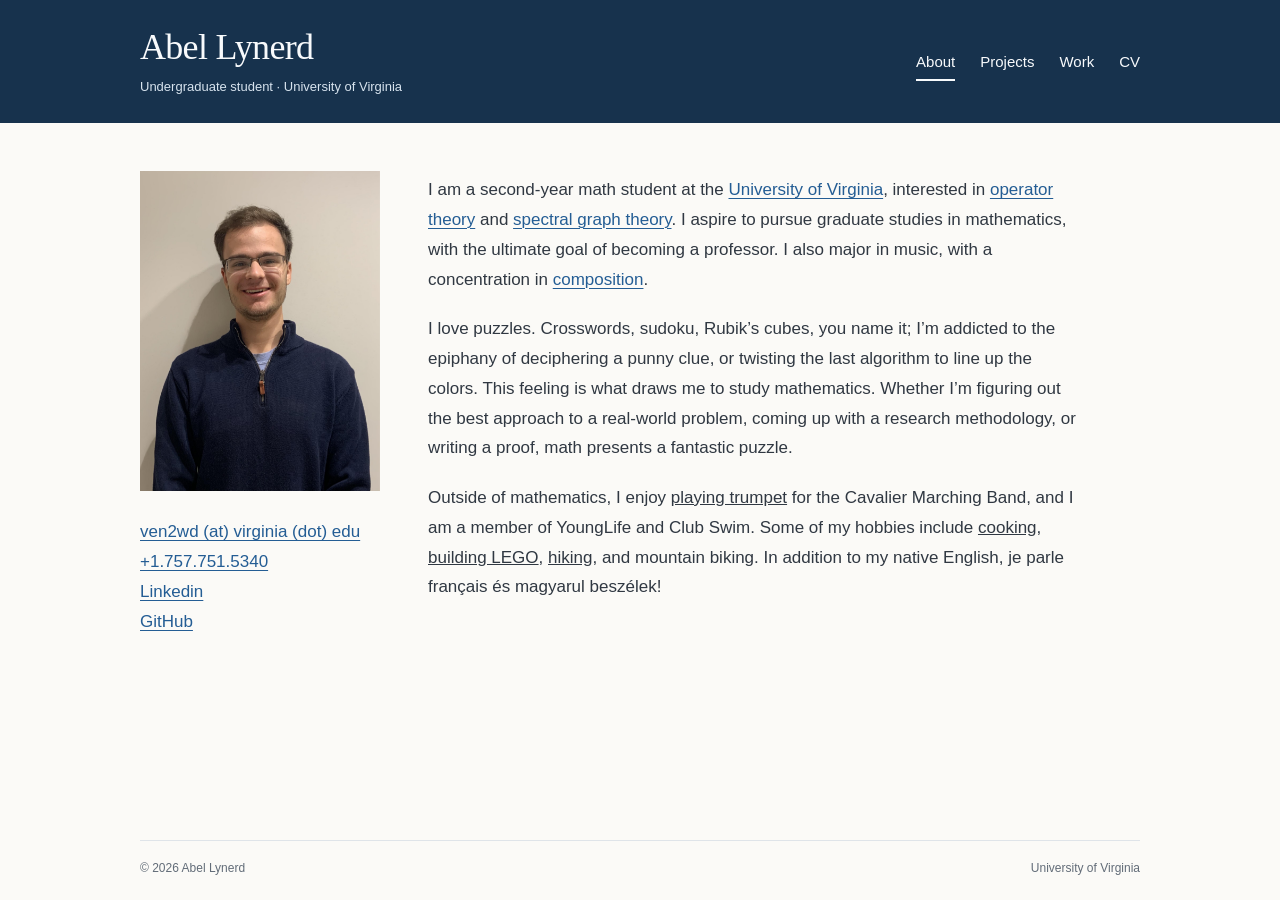
<file: index.html>
<!DOCTYPE html>
<html lang="en">

<head>
  <meta charset="UTF-8" />
  <meta name="viewport" content="width=device-width, initial-scale=1.0" />
  <meta name="color-scheme" content="light">
  <meta name="description" content="Abel Lynerd, undergraduate student in mathematics at the University of Virginia.">
  <meta name="keywords" content="Abel Lynerd, UVA Math, University of Virginia Mathematics">

  <title>Abel Lynerd</title>

  <link href="https://fonts.googleapis.com/css2?family=Poppins:wght@400;600&display=swap" rel="stylesheet">
  <link href="https://cdn.jsdelivr.net/npm/bootstrap@5.3.8/dist/css/bootstrap.min.css" rel="stylesheet">
  <script src="https://cdn.jsdelivr.net/npm/bootstrap@5.3.8/dist/js/bootstrap.bundle.min.js"></script>

  <link rel="stylesheet" href="styles.css">
  <link rel="icon" type="image/png" href="assets/favicon.png">
</head>

<body>
  <!-- <a class="skip-link" href="#main">Skip to content</a> -->
  <header class="site-header">
    <div class="header-inner">
      <div class="identity">
        <a class="site-name" href="index.html">Abel Lynerd</a>
        <p>Undergraduate student · University of Virginia</p>
      </div>
      <nav aria-label="Main navigation">
        <a href="index.html" aria-current="page">About</a>
        <a href="projects.html">Projects</a>
        <a href="Work.html">Work</a>
        <a href="cv.html">CV</a>
      </nav>
    </div>
  </header>
  <main id="main" class="site-main">


    <div id="photos" class="carousel slide" data-bs-ride="carousel">

      <div class="carousel-inner">
        <!-- <div class="carousel-item active" data-bs-interval="5000">
      <img src="assets/abel-lynerd.jpg" alt="Abel Lynerd" class="d-block w-100">
    </div> -->
        <!-- <div class="carousel-item" data-bs-interval="5000">
      <img src="assets/humpback.jpg" alt="hiking at humpback rock" class="d-block w-100">
    </div> -->
        <div class="carousel-item active" data-bs-interval="5000">
          <img src="assets/Portrait_Temp.jpg" alt="" class="d-block w-100">
        </div>
      </div>
      <p class="contact">
        <a target="_blank" href="mailto:ven2wd@virginia.edu">ven2wd (at) virginia (dot) edu</a> <br>
        <a target="_blank" href="tel:+17577515340">+1.757.751.5340</a> <br>
        <a target="_blank" href="https://www.linkedin.com/in/abel-lynerd-b951b4361/">Linkedin</a> <br>
        <a target="_blank" href="https://github.com/abellynerd">GitHub</a>
      </p>
    </div>



    <!-- <div class="content"> -->
    <section class="page-content" aria-labelledby="page-title">
      <!-- <h1 id="page-title">About me</h1> -->
      <p>
        I am a second-year math student at the <a href="https://www.math.virginia.edu/" target="_blank">University of
          Virginia</a>, interested in <a href="https://en.wikipedia.org/wiki/Operator_theory" target="_blank">operator
          theory</a> and <a href="https://en.wikipedia.org/wiki/Spectral_graph_theory" target="_blank">spectral graph theory</a>. I aspire
        to pursue graduate studies in mathematics, with the ultimate goal of becoming a professor. I also major in
        music, with a concentration in <a href="https://musescore.com/user/72004777?sort=view_count"
          target="_blank">composition</a>.
      </p>

      <p>
        I love puzzles. Crosswords, sudoku, Rubik’s cubes, you name it; I’m addicted to the epiphany of deciphering a
        punny clue, or twisting the last algorithm to line up the colors. This feeling is what draws me to study
        mathematics. Whether I’m figuring out the best approach to a real-world problem, coming up with a research
        methodology, or writing a proof, math presents a fantastic puzzle.
      </p>

      <p>
        Outside of mathematics, I enjoy <span class="hovertext" id="tx1">playing trumpet</span> for the Cavalier
        Marching Band, and I am a member of YoungLife and Club Swim. Some of my hobbies include <span class="hovertext"
          id="tx2" title="Homemade Pork Noodle Soup">cooking</span>, <span class="hovertext" id="tx3">building
          LEGO</span>, <span class="hovertext" id="tx4" title="Sunrise at Humpback Rock">hiking</span>, and mountain
        biking. In addition to my native English, je parle français és magyarul beszélek!
      </p>

      <img id="im1" class="hoverpicture" src="assets/trumpet.jpg"></img>
      <img id="im2" class="hoverpicture" src="assets/porknoodlesoup.jpg"></img>
      <img id="im3" class="hoverpicture" src="assets/LEGO.jpg"></img>
      <img id="im4" class="hoverpicture" src="assets/humpback.jpg"></img>

    </section>

  </main>
  <footer class="site-footer">
    <div class="footer-inner"><span>© 2026 Abel Lynerd</span><a href="https://www.math.virginia.edu/">University of
        Virginia</a></div>
  </footer>

  <script src="app.js"></script>

</body>

</html>
</file>
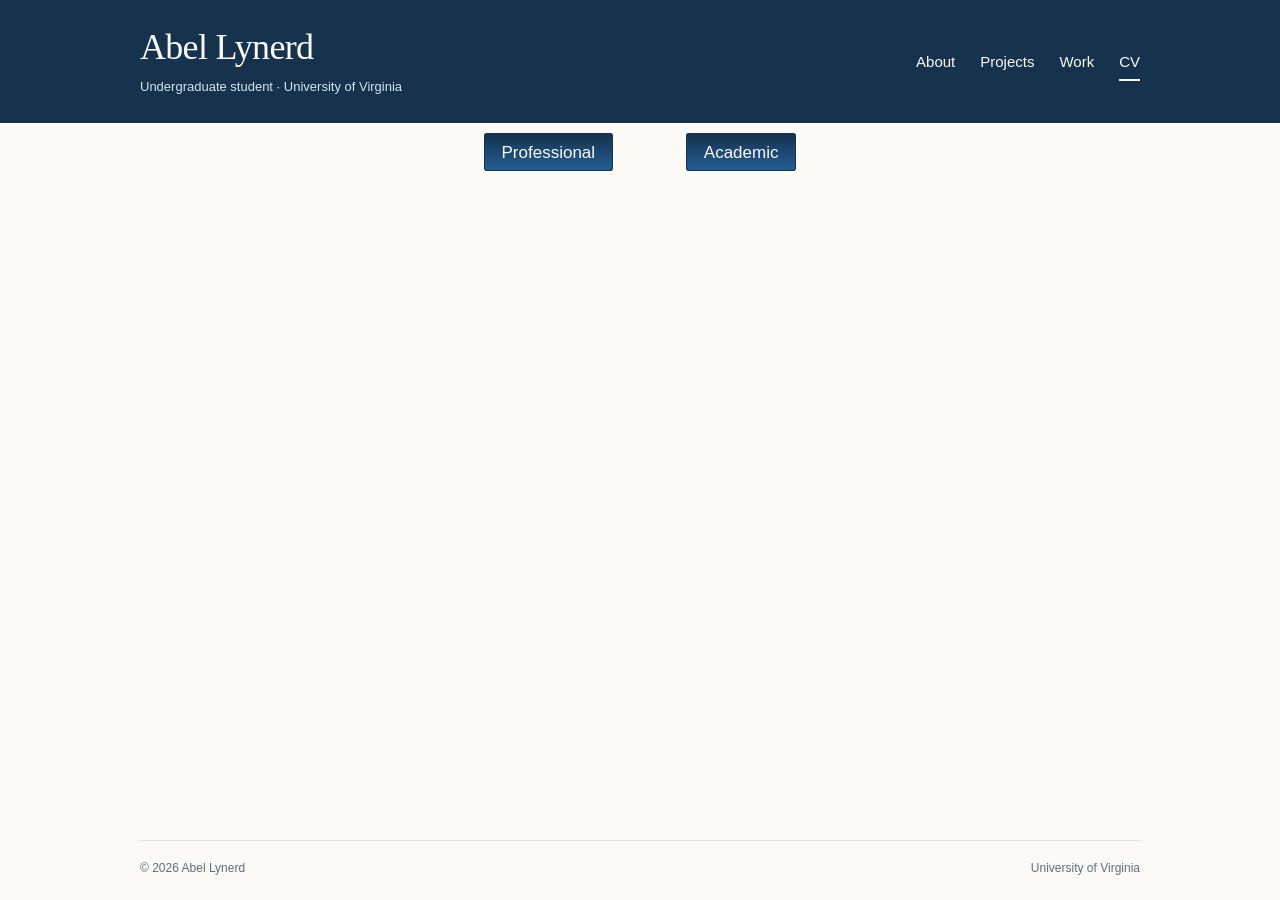
<file: cv.html>
<!doctype html>
<html lang="en">
  <head>
    <meta charset="UTF-8" />
    <meta name="viewport" content="width=device-width, initial-scale=1.0" />
    <meta name="color-scheme" content="light" />
    <meta
      name="description"
      content="Abel Lynerd, undergraduate student in mathematics at the University of Virginia."
    />

    <title>CV | Abel Lynerd</title>

    <link
      href="https://fonts.googleapis.com/css2?family=Poppins:wght@400;600&display=swap"
      rel="stylesheet"
    />
    <link rel="stylesheet" href="styles.css" />
    <link rel="icon" type="image/png" href="assets/favicon.png" />
  </head>

  <body>
    <a class="skip-link" href="#main">Skip to content</a>
    <header class="site-header">
      <div class="header-inner">
        <div class="identity">
          <a class="site-name" href="index.html">Abel Lynerd</a>
          <p>Undergraduate student · University of Virginia</p>
        </div>
        <nav aria-label="Main navigation">
          <a href="index.html">About</a>
          <a href="projects.html">Projects</a>
          <a href="work.html">Work</a>
          <a href="cv.html" aria-current="page">CV</a>
        </nav>
      </div>
    </header>

    <main id="main" class="site-main text-only">
      <!-- <p>I have a professional CV for general employment, and an academic CV for mathematics-specific inquiries.</p> -->
      <div style="text-align: center; margin-top: -2em; margin-bottom: -2em">
        <span id="procv" class="cv-toggle"
          ><!-- <span id="probut">▶</span> -->
          Professional</span
        >
        <span id="acacv" class="cv-toggle"
          ><!-- <span id="acabut">▶</span> -->
          Academic</span
        >
      </div>

      <embed
        id="procv-display"
        style="
          width: 100%;
          height: 60em;
          display: none;
          margin-top: -2em;
          margin-bottom: -3em;
        "
        src="assets/CV_Professional.pdf"
        type="application/pdf"
      />
      <embed
        id="acacv-display"
        style="
          width: 100%;
          height: 60em;
          display: none;
          margin-top: -2em;
          margin-bottom: -3em;
        "
        src="assets/CV_Academic.pdf"
        type="application/pdf"
      />
    </main>

    <footer class="site-footer">
      <div class="footer-inner">
        <span>© 2026 Abel Lynerd</span
        ><a href="https://www.math.virginia.edu/">University of Virginia</a>
      </div>
    </footer>
    <script src="app.js"></script>
  </body>
</html>
</file>
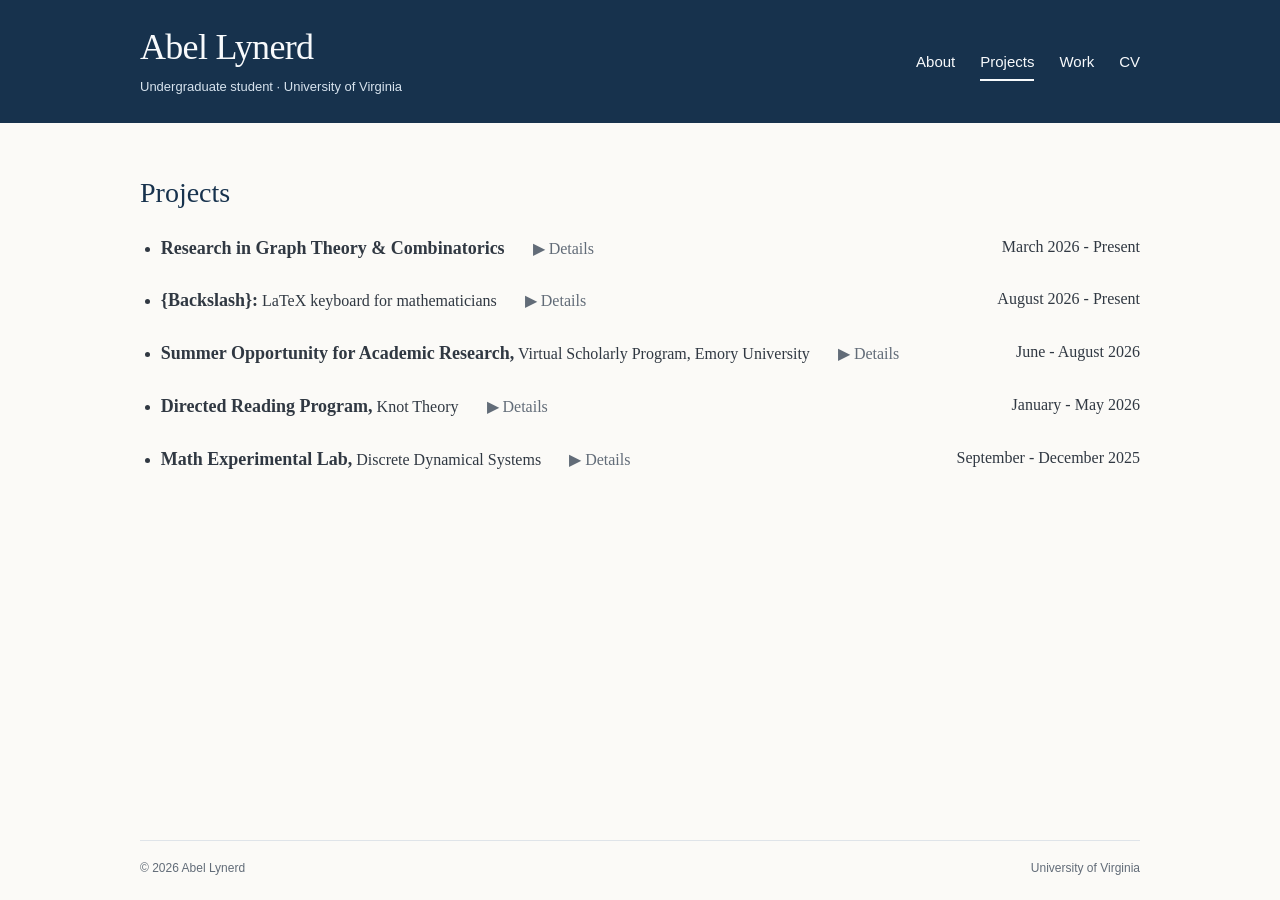
<file: projects.html>
<!doctype html>
<html lang="en">
  <head>
    <meta charset="UTF-8" />
    <meta name="viewport" content="width=device-width, initial-scale=1.0" />
    <meta name="color-scheme" content="light" />
    <meta
      name="description"
      content="Abel Lynerd, undergraduate student in mathematics at the University of Virginia."
    />

    <title>Projects | Abel Lynerd</title>

    <link
      href="https://fonts.googleapis.com/css2?family=Poppins:wght@400;600&display=swap"
      rel="stylesheet"
    />
    <link rel="stylesheet" href="styles.css" />
    <link rel="icon" type="image/png" href="assets/favicon.png" />
  </head>
  <body>
    <a class="skip-link" href="#main">Skip to content</a>
    <header class="site-header">
      <div class="header-inner">
        <div class="identity">
          <a class="site-name" href="index.html">Abel Lynerd</a>
          <p>Undergraduate student · University of Virginia</p>
        </div>
        <nav aria-label="Main navigation">
          <a href="index.html">About</a>
          <a href="projects.html" aria-current="page">Projects</a>
          <a href="work.html">Work</a>
          <a href="cv.html">CV</a>
        </nav>
      </div>
    </header>

    <main id="main" class="site-main text-only">
      <section class="page-content" aria-labelledby="page-title">
        <h1 id="page-title">Projects</h1>

        <ul class="research-list">
          <li>
            <div class="work-line">
              <strong
                >Research in Graph Theory & Combinatorics</strong
              >
              &nbsp; &nbsp; &nbsp;
              <span class="work-detail" id="dtl1"
                ><span id="dtb1">▶</span> Details</span
              >

              <span class="work-date">March 2026 - Present</span>
            </div>
            <p style="display: none" id="dtbox1">
              Throughout the spring and summer of 2026, I have conducted
              research in graph theory and combinatorics, primarily in
              <a
                target="_blank"
                href="https://en.wikipedia.org/wiki/Ramsey_theory"
              >
                Ramsey Theory
              </a>
              and edge-coloring problems. I undertook this project after
              interviewing
              <a
                target="_blank"
                href="https://www.salisbury.edu/faculty-and-staff/adhalperin"
                >Dr. Alexander Halperin</a
              >, who introduced me to the n-tuple vertex graph operation from
              <a
                target="_blank"
                href="https://faculty.salisbury.edu/~ealu/reu/Projects_File/2024/N_Tuple_Graphs_Poster%20(1).pdf"
                >work by a team at the 2024 Salisbury EXERCISE REU</a
              >
              . I have found results on this operation’s regularity and
              invertibility, and
              <a target="_blank" href="assets/n-tuple_abstract.pdf"
                >my abstract</a
              >
              was selected for presentation at the
              <a target="_blank" href="https://meetings.ams.org/math/jmm2027/meetingapp.cgi/Paper/65773"
                >2027 Joint Mathematics Meetings</a
              >.
            </p>
          </li>
          <li>
            <div class="work-line">
              <strong>{Backslash}:</strong> LaTeX keyboard for mathematicians
              &nbsp; &nbsp; &nbsp;
              <span class="work-detail" id="dtl5"
                ><span id="dtb5">▶</span> Details</span
              >

              <span class="work-date">August 2026 - Present</span>
            </div>
            <p style="display: none" id="dtbox5">
              Throughout the fall of 2026, I have developed an open-source
              keyboard remapping for LaTeX through
              <a target="_blank" href="https://www.autohotkey.com/v2/"
                >AutoHotKey v2</a
              >. The keyboard works by holding down the alt-key to change the
              input <span id="tx1" class="hovertext">as seen here</span>. It has
              been rigorously tested through personal use, and is fully
              customizeable with a rudimentary understanding of AutoHotKey
              syntax. Installation and full documentation is hosted
              <a target="_blank" href="https://github.com/abellynerd/Backslash"
                >here</a
              >.
            </p>
            <img
              id="im1"
              class="hoverpicture"
              src="assets/backslash-reference.png"
              alt="Backslash Reference Guide"
            />
          </li>
          <li>
            <div class="work-line">
              <strong>Summer Opportunity for Academic Research,</strong> Virtual
              Scholarly Program, Emory University &nbsp; &nbsp; &nbsp;
              <span class="work-detail" id="dtl2"
                ><span id="dtb2">▶</span> Details</span
              >

              <span class="work-date">June - August 2026</span>
            </div>
            <p style="display: none" id="dtbox2">
              In the summer after my first year, I was selected to participate
              in the
              <a
                target="_blank"
                href="https://gs.emory.edu/belonging/programming/lgs-soar/index.html"
              >
                Summer Opportunity for Academic Research Virtual Scholarly
                Program
              </a>
              with the
              <a target="_blank" href="https://gs.emory.edu/index.html"
                >Laney Graduate School of Emory University</a
              >. I attended weekly seminars and worked on various projects to
              develop my skills as a researcher, while also exploring special
              topics under Emory graduate students. For one project, I created
              and presented a literature review for a hypothetical paper on
              coding theory, drawing from personal study and interviews I’d held
              with faculty at various universities.
            </p>
          </li>
          <li>
            <div class="work-line">
              <strong>Directed Reading Program,</strong>
              Knot Theory &nbsp; &nbsp; &nbsp;
              <span class="work-detail" id="dtl3"
                ><span id="dtb3">▶</span> Details</span
              >

              <span class="work-date">January - May 2026</span>
            </div>
            <p style="display: none" id="dtbox3">
              In my second semester I studied in UVA’s
              <a target="_blank" href="https://math.virginia.edu/drp/"
                >Directed Reading Program in Mathematics</a
              >
              under
              <a target="_blank" href="https://math.virginia.edu/people/asm4pr/"
                >Adam Friedman-Brown</a
              >, a graduate student studying topology. We read Colin Adams’s
              <a
                target="_blank"
                style="font-style: italic"
                href="https://bookstore.ams.org/KNOT"
                >The Knot Book</a
              >, meeting weekly to discuss. At the end of this semester I gave a
              talk on knot theory to the Math Department; my presentation can be <a target="_blank" href="assets/DRP_Presentation__Knot_Theory.pdf">seen here</a>.
            </p>
          </li>
          <li>
            <div class="work-line">
              <strong>Math Experimental Lab,</strong> Discrete Dynamical Systems
              &nbsp; &nbsp; &nbsp;
              <span class="work-detail" id="dtl4"
                ><span id="dtb4">▶</span> Details</span
              >

              <span class="work-date">September - December 2025 </span>
            </div>
            <p style="display: none" id="dtbox4">
              In my first semester I participated in UVA’s Math Experimental Lab
              on discrete dynamical systems under
              <a target="_blank" href="https://olivermath.github.io/"
                >Dr. Oliver Wang</a
              >. In our weekly meetings we studied point behaviors for iterated
              functions in real and complex variables, culminating in the
              construction of the
              <a
                target="_blank"
                href="https://www.desmos.com/calculator/uourwutwat"
                >Mandelbrot Set</a
              >
              and
              <a
                target="_blank"
                href="https://www.desmos.com/calculator/98fz3yr7fa"
                >some other interesting dynamical graphs</a
              >. At the end of the semester we presented to the department, and
              I received a grade of A for my work.
            </p>
          </li>
        </ul>
      </section>
    </main>

    <script src="app.js"></script>

    <footer class="site-footer">
      <div class="footer-inner">
        <span>© 2026 Abel Lynerd</span
        ><a href="https://www.math.virginia.edu/">University of Virginia</a>
      </div>
    </footer>
  </body>
</html>
</file>
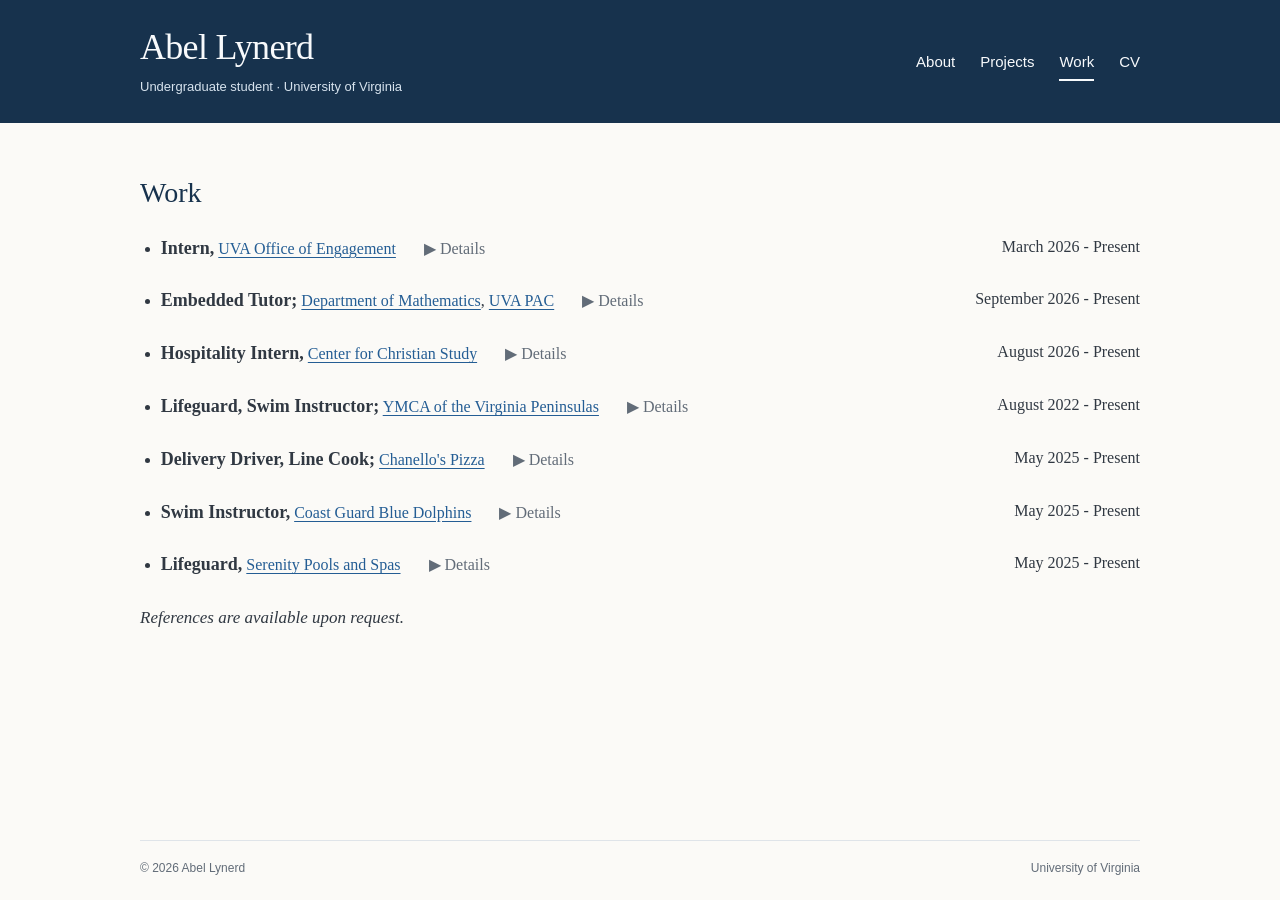
<file: work.html>
<!doctype html>
<html lang="en">
  <head>
    <meta charset="UTF-8" />
    <meta name="viewport" content="width=device-width, initial-scale=1.0" />
    <meta name="color-scheme" content="light" />
    <meta
      name="description"
      content="Abel Lynerd, undergraduate student in mathematics at the University of Virginia."
    />

    <title>Work | Abel Lynerd</title>

    <link
      href="https://fonts.googleapis.com/css2?family=Poppins:wght@400;600&display=swap"
      rel="stylesheet"
    />
    <link rel="stylesheet" href="styles.css" />
    <link rel="icon" type="image/png" href="assets/favicon.png" />
  </head>

  <body>
    <a class="skip-link" href="#main">Skip to content</a>
    <header class="site-header">
      <div class="header-inner">
        <div class="identity">
          <a class="site-name" href="index.html">Abel Lynerd</a>
          <p>Undergraduate student · University of Virginia</p>
        </div>
        <nav aria-label="Main navigation">
          <a href="index.html">About</a>
          <a href="projects.html">Projects</a>
          <a href="work.html" aria-current="page">Work</a>
          <a href="cv.html">CV</a>
        </nav>
      </div>
    </header>

    <main id="main" class="site-main text-only">
      <section class="page-content" aria-labelledby="page-title">
        <h1 id="page-title">Work</h1>

        <ul class="research-list">
          <li>
            <div class="work-line">
              <strong>Intern,</strong>
              <a target="_blank" href="https://engagement.virginia.edu/"
                >UVA Office of Engagement</a
              >
              &nbsp; &nbsp; &nbsp;
              <span class="work-detail" id="dtl1"
                ><span id="dtb1">▶</span> Details</span
              >

              <span class="work-date">March 2026 - Present</span>
            </div>
            <p style="display: none" id="dtbox1">
              Responsible for creating a more efficient workflow for shipping
              supply packages to alumni clubs around the globe. This involves
              writing programs and macros to streamline the registration and
              labeling process, as well as extensive work in Microsoft Excel to
              oversee financial and progress reports.
            </p>
          </li>
          <li>
            <div class="work-line">
              <strong>Embedded Tutor;</strong>
              <a href="https://www.math.virginia.edu/"
                >Department of Mathematics</a
              >,
              <a target="_blank" href="https://academicsupport.virginia.edu/pac"
                >UVA PAC</a
              >
              &nbsp; &nbsp; &nbsp;
              <span class="work-detail" id="dtl2"
                ><span id="dtb2">▶</span> Details</span
              >

              <span class="work-date">September 2026 - Present</span>
            </div>
            <p style="display: none" id="dtbox2">
              I am a part of the team running MATH 1191: Survey of Calculus,
              assisting students in strengthening their mathematical background.
              My responsibilities include working with students in the
              classroom, as well as hosting office hours.
            </p>
          </li>
          <li>
            <div class="work-line">
              <strong>Hospitality Intern,</strong>
              <a
                target="_blank"
                href="https://www.studycenter.net/internship-program"
                >Center for Christian Study</a
              >
              &nbsp; &nbsp; &nbsp;
              <span class="work-detail" id="dtl3"
                ><span id="dtb3">▶</span> Details</span
              >

              <span class="work-date">August 2026 - Present</span>
            </div>
            <p style="display: none" id="dtbox3">
              Responsible for making UVA's Center for Christian Study a
              welcoming home-away-from-home for students on grounds. This
              includes regular cleaning, restocking supplies, and washing
              dishes.
            </p>
          </li>
          <li>
            <div class="work-line">
              <strong>Lifeguard, Swim Instructor;</strong>
              <a target="_blank" href="https://www.ymcavp.org/"
                >YMCA of the Virginia Peninsulas</a
              >
              &nbsp; &nbsp; &nbsp;
              <span class="work-detail" id="dtl4"
                ><span id="dtb4">▶</span> Details</span
              >

              <span class="work-date">August 2022 - Present</span>
            </div>
            <div style="display: none" id="dtbox4">
              <p>
                As a lifeguard, responsible for the safety of patrons at the Tom
                and Ann Hunicutt Family YMCA, ensured by monitoring the pool and
                regularly training and developing my rescue skills. Also
                responsible for monitoring the chemical makeup of the pool and
                keeping the pool deck clear and safe.
              </p>

              <p>
                As a swim instructor, working with children ages 2-13 to develop
                swimming skills from rudimentary floatation to advanced stroke
                technique. Participated in the
                <a
                  href="https://sbo.nn.k12.va.us/news/archive/2025-05-15_All-NNPS-elementary-schools-offer-second-grade-swimming-program.html"
                  >Learn to Swim</a
                >
                program for Newport News Public Schools, providing swim
                instruction to local second graders.
              </p>
            </div>
          </li>
          <li>
            <div class="work-line">
              <strong>Delivery Driver, Line Cook;</strong>
              <a target="_blank" href="https://chanellospizza.com/"
                >Chanello's Pizza</a
              >
              &nbsp; &nbsp; &nbsp;
              <span class="work-detail" id="dtl5"
                ><span id="dtb5">▶</span> Details</span
              >

              <span class="work-date">May 2025 - Present</span>
            </div>
            <p style="display: none" id="dtbox5">
              Responsible for delivering pizzas around the Hampton Roads area.
              Also responsible for preparing food and washing dishes.
            </p>
          </li>
          <li>
            <div class="work-line">
              <strong>Swim Instructor,</strong>
              <a target="_blank" href="https://www.cgbdswim.org/"
                >Coast Guard Blue Dolphins</a
              >
              &nbsp; &nbsp; &nbsp;
              <span class="work-detail" id="dtl6"
                ><span id="dtb6">▶</span> Details</span
              >

              <span class="work-date">May 2025 - Present</span>
            </div>
            <p style="display: none" id="dtbox6">
              Working with children ages 2-13 to develop swimming skills from
              rudimentary floatation to advanced stroke technique. I hold a
              certification from
              <a href="https://www.swimamerica.org/">SwimAmerica</a>.
              Participated in the
              <a href="https://hamptonaquaplex.com/learn-to-swim/"
                >Learn to Swim</a
              >
              program for Hampton City Public Schools, providing swim
              instruction to local second graders.
            </p>
          </li>
          <li>
            <div class="work-line">
              <strong>Lifeguard,</strong>
              <a target="_blank" href="https://www.serenitypoolsandspas.org/"
                >Serenity Pools and Spas</a
              >
              &nbsp; &nbsp; &nbsp;
              <span class="work-detail" id="dtl7"
                ><span id="dtb7">▶</span> Details</span
              >

              <span class="work-date">May 2025 - Present</span>
            </div>
            <p style="display: none" id="dtbox7">
              Responsible for the safety of patrons at several pools in the
              Hampton Roads area, ensured by monitoring the pool and regularly
              training and developing rescue skills. Also responsible for
              monitoring the chemical makeup of the pools and keeping the pool
              decks clear and safe.
            </p>
          </li>
        </ul>

        <p
          style="
            font-family: Georgia, &quot;Times New Roman&quot;, serif;
            font-style: italic;
          "
        >
          References are available upon request.
        </p>
      </section>
    </main>

    <script src="app.js"></script>

    <footer class="site-footer">
      <div class="footer-inner">
        <span>© 2026 Abel Lynerd</span
        ><a href="https://www.math.virginia.edu/">University of Virginia</a>
      </div>
    </footer>
  </body>
</html>
</file>
<file: styles.css>
:root {
  --navy: #17324d;
  --paper: #fbfaf7;
  --ink: #303842;
  --muted: #626c78;
  --rule: #dfe4e9;
  --header-ink: #f8fafc;
  --header-secondary: #d7e3ee;
  --link: #245d94;
}

* {
  box-sizing: border-box;
}

html {
  color-scheme: light;
  margin-left: 0;
  margin-right: calc(100% - 100vw);
  overflow-x: hidden;
}

body {
  margin: 0;
  min-height: 100vh;
  display: flex;
  flex-direction: column;
  background: var(--paper);
  color: var(--ink);
  /* font-family: Georgia, 'Times New Roman', serif */
  font-family: Arial, Helvetica, sans-serif;
  font-size: 17px;
  line-height: 1.75;
}

a {
  color: var(--link);
  text-underline-offset: 0.2em;
  text-decoration-thickness: 1px;
}

a:hover {
  text-decoration-thickness: 2px;
}

a:focus-visible {
  outline: 2px solid currentColor;
  outline-offset: 5px;
  border-radius: 2px;
}

.skip-link {
  position: absolute;
  top: -100px;
  left: 16px;
  z-index: 2;
  padding: 8px 16px;
  background: var(--paper);
}

.skip-link:focus {
  top: 10px;
}

.site-header {
  background: var(--navy);
  color: var(--header-ink);
}

.header-inner {
  max-width: 1080px;
  margin: 0 auto;
  padding: 27px 40px;
  display: flex;
  justify-content: space-between;
  align-items: center;
  gap: 32px;
}

.site-name {
  color: var(--header-ink);
  font-family: Georgia, "Times New Roman", serif;
  font-size: 36px;
  line-height: 1.15;
  letter-spacing: -0.7px;
  text-decoration: none;
}

.identity p {
  margin: 8px 0 0;
  font-size: 13px;
  line-height: 1.5;
  color: var(--header-secondary);
}

nav {
  display: flex;
  flex-wrap: wrap;
  align-items: center;
  gap: 25px;
}

nav a {
  display: inline-block;
  padding: 9px 0 7px;
  border-bottom: 2px solid transparent;
  color: var(--header-ink);
  font-size: 15px;
  line-height: 1.4;
  text-decoration: none;
}

nav a[aria-current="page"] {
  border-bottom-color: currentColor;
}

nav a:hover {
  color: #bfd8f2;
}

.site-main {
  width: 100%;
  max-width: 1080px;
  margin: 0 auto;
  padding: 48px 40px 72px;
  display: grid;
  grid-template-columns: 240px minmax(0, 1fr);
  gap: 48px;
  align-items: start;
  flex: 1;
}

.portrait-column {
  margin: 0;
}

.portrait {
  display: block;
  width: 100%;
  height: auto;
  aspect-ratio: 3 / 4;
  object-fit: cover;
  object-position: center;
  border-radius: 3px;
  background: #e6edf4;
}

.page-content {
  padding-top: 4px;
  min-width: 0;
}

h1 {
  margin: 0 0 22px;
  font-family: Georgia, "Times New Roman", serif;
  font-size: 28px;
  font-weight: 400;
  line-height: 1.3;
  color: var(--navy);
}

p {
  margin: 0 0 20px;
  max-width: 650px;
}

.contact {
  margin-top: 26px;
  overflow-wrap: anywhere;
}

.profile-link {
  font-size: 15px;
}

.site-footer {
  width: 100%;
}

.footer-inner {
  max-width: 1000px;
  margin: 0 auto;
  padding: 18px 0 22px;
  border-top: 1px solid var(--rule);
  display: flex;
  flex-wrap: wrap;
  justify-content: space-between;
  gap: 8px 24px;
  font-size: 12px;
  line-height: 1.6;
  color: var(--muted);
}

.footer-inner a {
  color: var(--muted);
  text-decoration: none;
}

.footer-inner a:hover {
  text-decoration: underline;
}

@media (max-width: 780px) {
  .header-inner {
    padding: 25px 28px;
    align-items: flex-start;
    flex-direction: column;
    gap: 14px;
  }

  nav {
    gap: 28px;
  }

  .site-main {
    grid-template-columns: 180px minmax(0, 1fr);
    padding: 36px 28px 56px;
    gap: 30px;
  }

  .footer-inner {
    margin: 0 28px;
  }
}

@media (min-width: 781px) and (max-width: 1080px) {
  .footer-inner {
    margin: 0 40px;
  }
}

@media (max-width: 500px) {
  .header-inner {
    padding: 24px 22px 20px;
  }

  .site-name {
    font-size: 33px;
  }

  .identity p {
    font-size: 12px;
  }

  nav {
    width: 100%;
    justify-content: space-between;
    gap: 12px;
  }

  nav a {
    padding: 12px 0 10px;
  }

  .site-main {
    display: flex;
    flex-direction: column;
    padding: 30px 22px 44px;
    gap: 28px;
  }

  .portrait-column {
    width: 180px;
  }

  .page-content {
    padding-top: 0;
  }

  .footer-inner {
    margin: 0 22px;
  }
}

@media print {
  body {
    background: white;
    color: black;
    min-height: auto;
    font-size: 12pt;
  }

  .site-header {
    background: white;
    color: black;
  }

  .site-name,
  .identity p {
    color: black;
  }

  nav,
  .skip-link,
  .site-footer {
    display: none;
  }

  .header-inner {
    padding: 0 0 24px;
  }

  .site-main {
    padding: 0;
    grid-template-columns: 130px minmax(0, 1fr);
    gap: 28px;
  }
}

.container {
  padding-top: 2em;
  padding-bottom: 1em;
  padding-right: 2%;
  padding-left: 2%;
  width: 70%;
  display: flex;
  flex-direction: row;
  /* grid-template-areas: "sidebar main";
  grid-template-columns: 200px auto; */
}

.hovertext {
  text-decoration: underline;
  cursor: default;
}

.hoverpicture {
  display: none;
  position: fixed;
  /* border: 2px solid #ccc; */
  border-radius: 8px;
  box-shadow: 0 4px 12px rgba(0, 0, 0, 0.3);
  pointer-events: none;
  max-width: 50%;
  max-height: 50%;
  width: auto;
  height: auto;
}

.button-toggled {
  transform-origin: 40% 50%;
  transform: rotate(90deg);
  display: inline-block;
}

.cv-toggle {
  /* color: #626c78; */
  color: #fbfaf7;
  /* color: #245d94; */
  cursor: pointer;
  padding-top: 0.5em;
  padding-bottom: 0.5em;
  padding-left: 1em;
  padding-right: 1em;
  margin-left: 2em;
  margin-right: 2em;
  border-radius: 3px;
  border: 1px solid #17324d;

  background-image: linear-gradient(to bottom, #17324d, #245d94);
}

.cv-toggle:hover {
  background-image: linear-gradient(to top, #17324d, #245d94);
}

.cv-toggled,
.cv-toggled:hover {
  /* color: #17324d;   */
  background-image: linear-gradient(to left, #17324d, #17324d);
}

.site-main.text-only {
  grid-template-columns: minmax(0, 1fr);
}

.research-list {
  margin: 0;
  padding-left: 1.3em;
  font-family: Palatino, "Palatino Linotype", "Book Antiqua", Georgia, serif;
  font-size: 16px;
  line-height: 1.6;
  color: var(--ink);
}

.work-date {
  float: right;
}

.research-list > li {
  margin-bottom: 1.5em;
}

.work-detail {
  color: #626c78;
  cursor: pointer;
}

strong {
  font-size: large;
  font-weight: 600;
}

.research-list .paper-line strong {
  font-weight: 700;
}

.research-list .paper-line a {
  white-space: nowrap;
}

.research-list .abstract-toggle {
  margin-top: 0.4em;
}

.research-list summary {
  width: fit-content;
  font-size: 0.95em;
  color: var(--muted);
  cursor: pointer;
}

.research-list .abstract-body {
  margin-top: 0.6em;
}

.research-list .abstract-body p {
  margin: 0;
  max-width: 75ch;
  font-size: 16px;
  line-height: 1.65;
}
</file>
